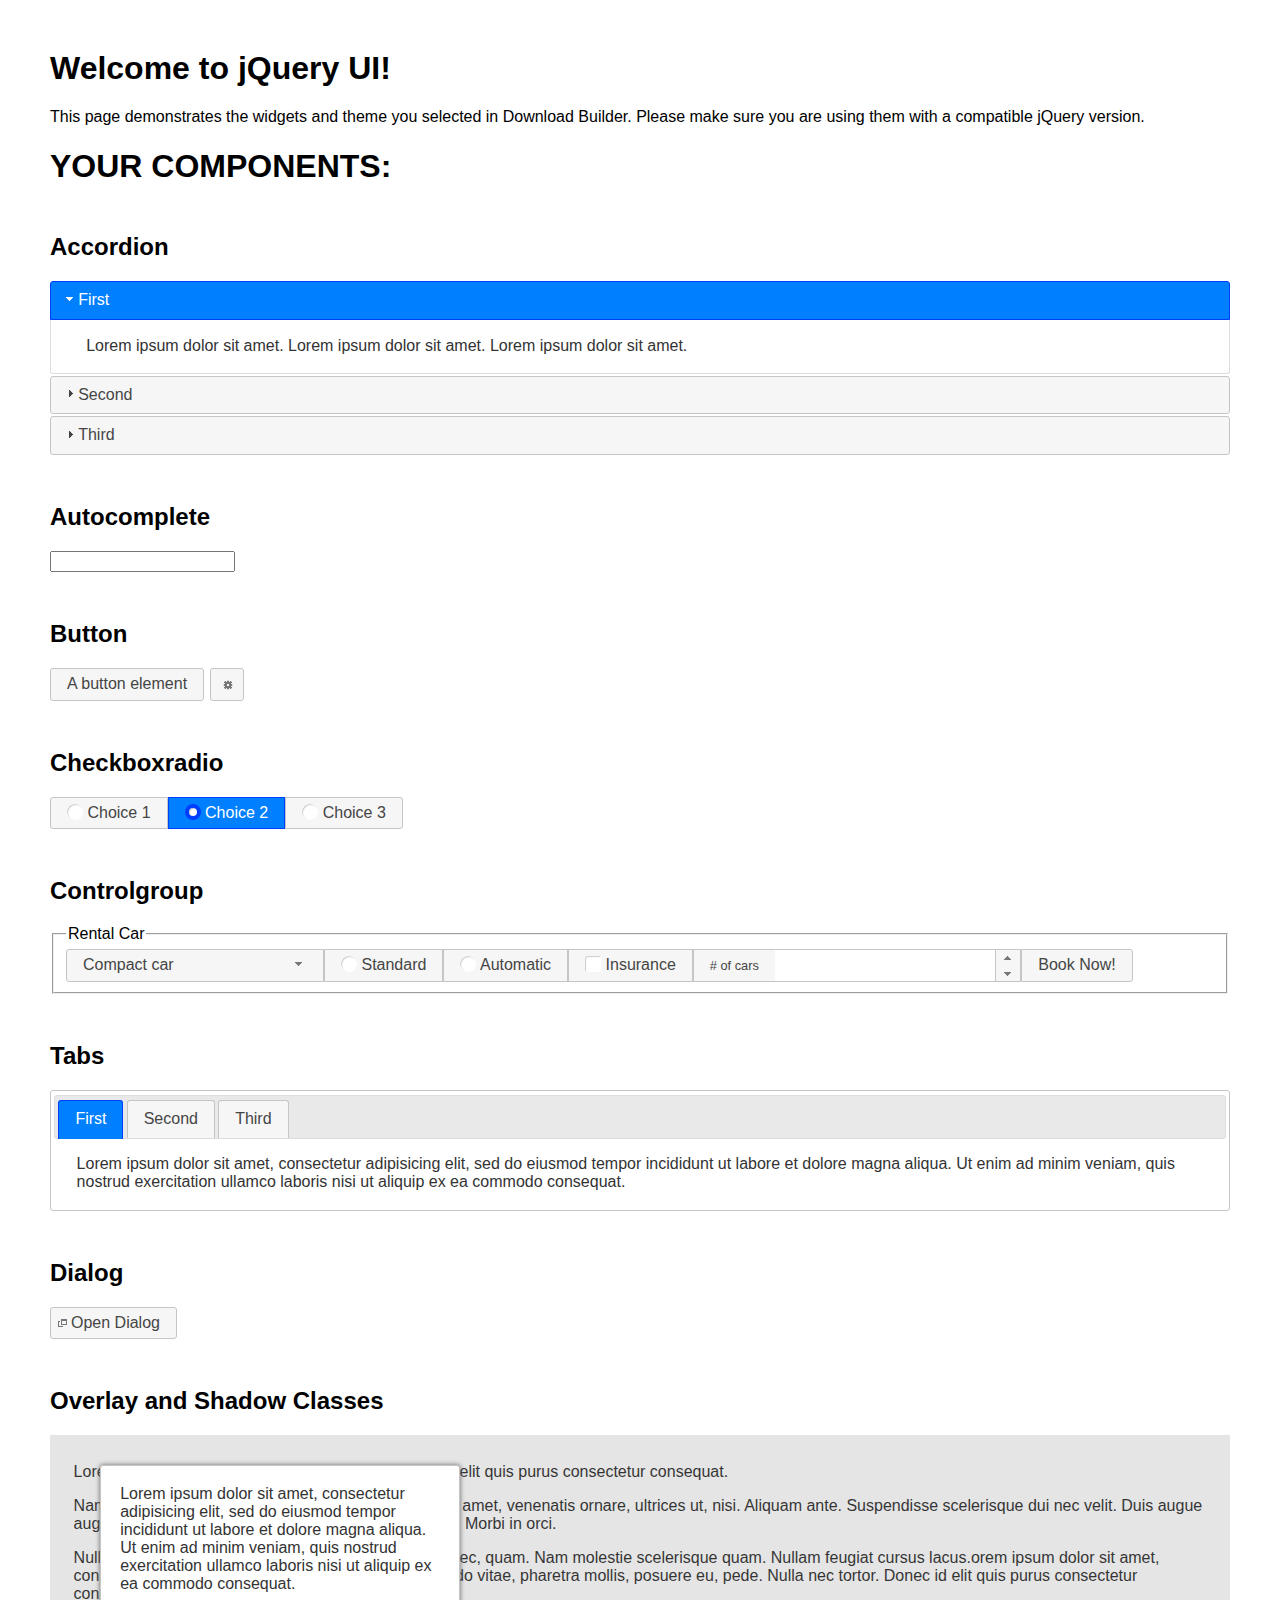
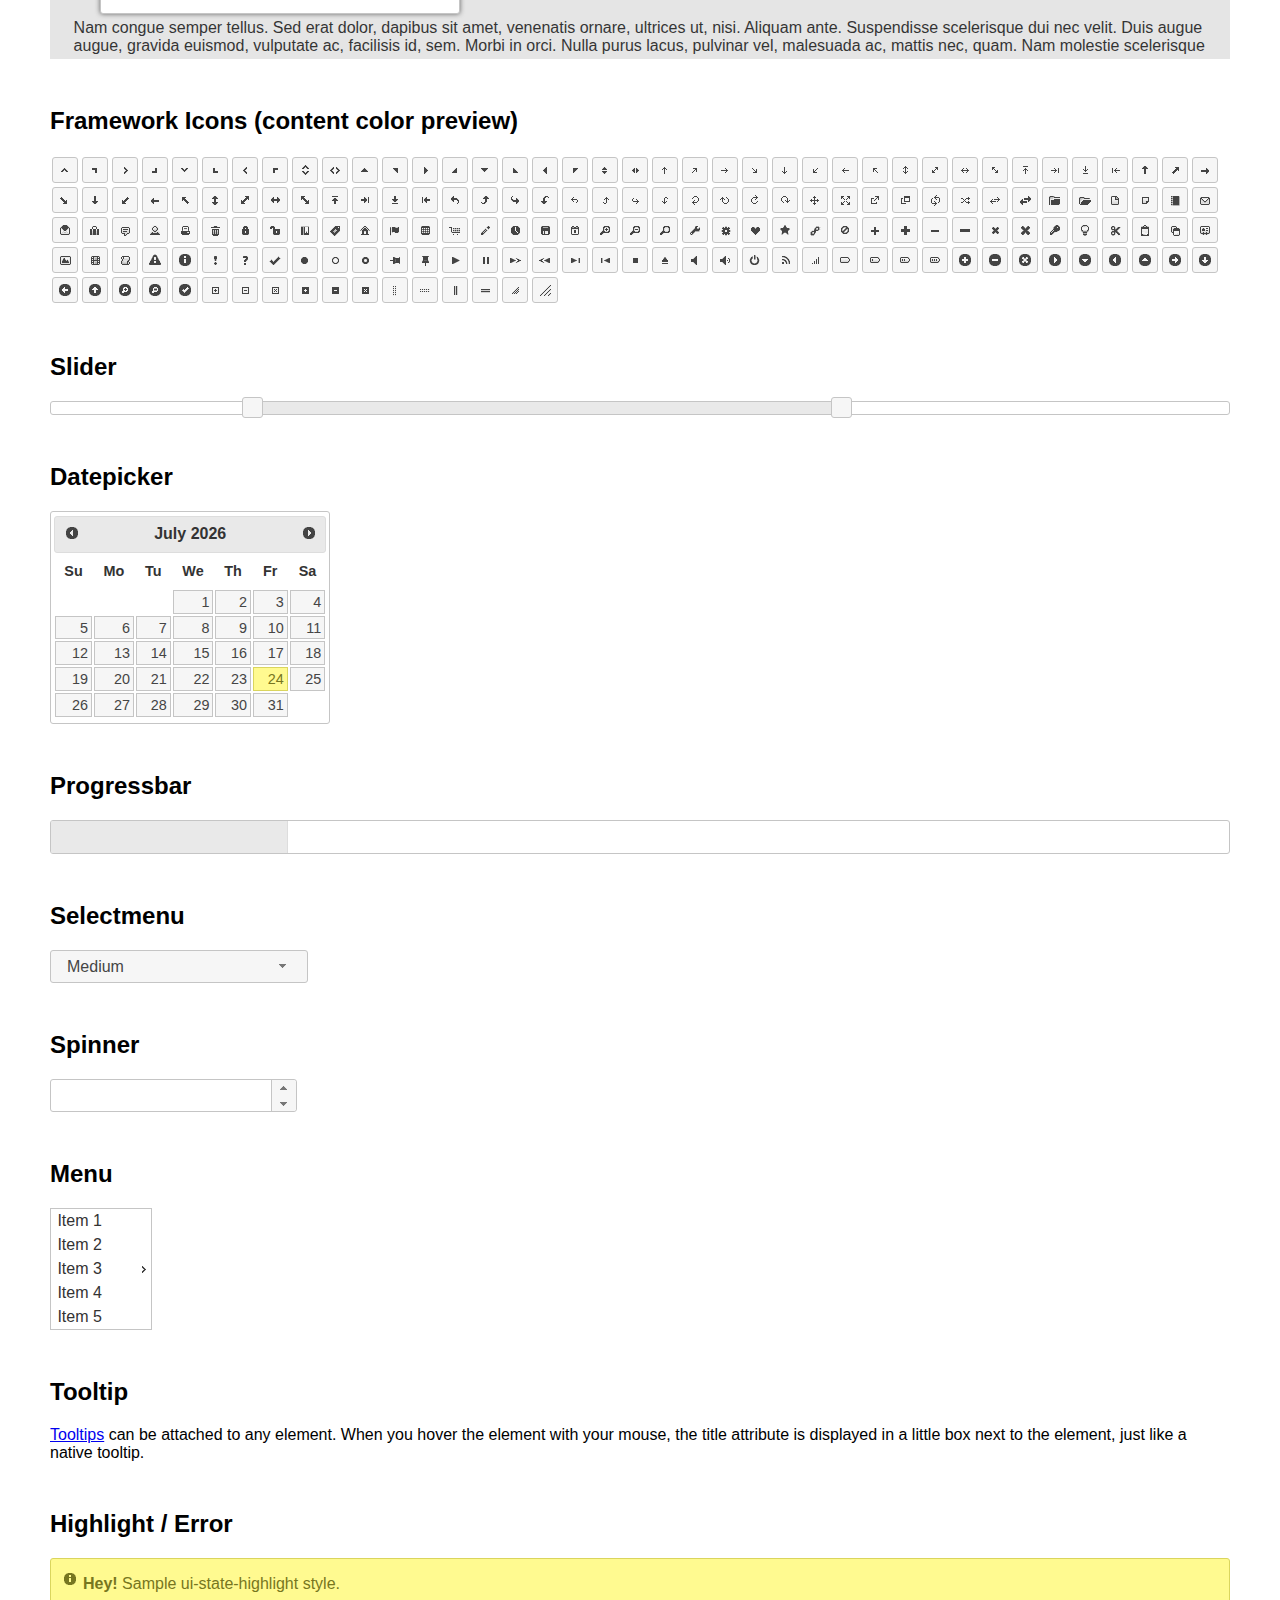
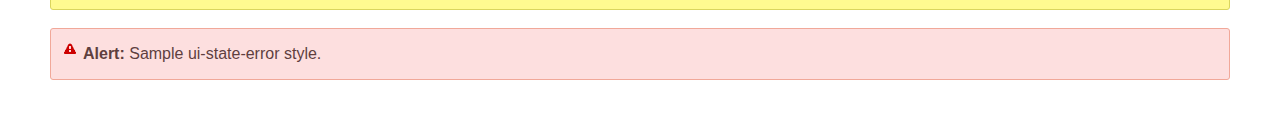
<file: SoftBi_intranet/plugins/jquery-ui/index.html>
<!doctype html>
<html lang="us">
<head>
	<meta charset="utf-8">
	<title>jQuery UI Example Page</title>
	<link href="jquery-ui.css" rel="stylesheet">
	<style>
	body{
		font-family: "Trebuchet MS", sans-serif;
		margin: 50px;
	}
	.demoHeaders {
		margin-top: 2em;
	}
	#dialog-link {
		padding: .4em 1em .4em 20px;
		text-decoration: none;
		position: relative;
	}
	#dialog-link span.ui-icon {
		margin: 0 5px 0 0;
		position: absolute;
		left: .2em;
		top: 50%;
		margin-top: -8px;
	}
	#icons {
		margin: 0;
		padding: 0;
	}
	#icons li {
		margin: 2px;
		position: relative;
		padding: 4px 0;
		cursor: pointer;
		float: left;
		list-style: none;
	}
	#icons span.ui-icon {
		float: left;
		margin: 0 4px;
	}
	.fakewindowcontain .ui-widget-overlay {
		position: absolute;
	}
	select {
		width: 200px;
	}
	</style>
</head>
<body>

<h1>Welcome to jQuery UI!</h1>

<div class="ui-widget">
	<p>This page demonstrates the widgets and theme you selected in Download Builder. Please make sure you are using them with a compatible jQuery version.</p>
</div>

<h1>YOUR COMPONENTS:</h1>


<!-- Accordion -->
<h2 class="demoHeaders">Accordion</h2>
<div id="accordion">
	<h3>First</h3>
	<div>Lorem ipsum dolor sit amet. Lorem ipsum dolor sit amet. Lorem ipsum dolor sit amet.</div>
	<h3>Second</h3>
	<div>Phasellus mattis tincidunt nibh.</div>
	<h3>Third</h3>
	<div>Nam dui erat, auctor a, dignissim quis.</div>
</div>



<!-- Autocomplete -->
<h2 class="demoHeaders">Autocomplete</h2>
<div>
	<input id="autocomplete" title="type &quot;a&quot;">
</div>



<!-- Button -->
<h2 class="demoHeaders">Button</h2>
<button id="button">A button element</button>
<button id="button-icon">An icon-only button</button>



<!-- Checkboxradio -->
<h2 class="demoHeaders">Checkboxradio</h2>
<form style="margin-top: 1em;">
	<div id="radioset">
		<input type="radio" id="radio1" name="radio"><label for="radio1">Choice 1</label>
		<input type="radio" id="radio2" name="radio" checked="checked"><label for="radio2">Choice 2</label>
		<input type="radio" id="radio3" name="radio"><label for="radio3">Choice 3</label>
	</div>
</form>



<!-- Controlgroup -->
<h2 class="demoHeaders">Controlgroup</h2>
<fieldset>
	<legend>Rental Car</legend>
	<div id="controlgroup">
		<select id="car-type">
			<option>Compact car</option>
			<option>Midsize car</option>
			<option>Full size car</option>
			<option>SUV</option>
			<option>Luxury</option>
			<option>Truck</option>
			<option>Van</option>
		</select>
		<label for="transmission-standard">Standard</label>
		<input type="radio" name="transmission" id="transmission-standard">
		<label for="transmission-automatic">Automatic</label>
		<input type="radio" name="transmission" id="transmission-automatic">
		<label for="insurance">Insurance</label>
		<input type="checkbox" name="insurance" id="insurance">
		<label for="horizontal-spinner" class="ui-controlgroup-label"># of cars</label>
		<input id="horizontal-spinner" class="ui-spinner-input">
		<button>Book Now!</button>
	</div>
</fieldset>



<!-- Tabs -->
<h2 class="demoHeaders">Tabs</h2>
<div id="tabs">
	<ul>
		<li><a href="#tabs-1">First</a></li>
		<li><a href="#tabs-2">Second</a></li>
		<li><a href="#tabs-3">Third</a></li>
	</ul>
	<div id="tabs-1">Lorem ipsum dolor sit amet, consectetur adipisicing elit, sed do eiusmod tempor incididunt ut labore et dolore magna aliqua. Ut enim ad minim veniam, quis nostrud exercitation ullamco laboris nisi ut aliquip ex ea commodo consequat.</div>
	<div id="tabs-2">Phasellus mattis tincidunt nibh. Cras orci urna, blandit id, pretium vel, aliquet ornare, felis. Maecenas scelerisque sem non nisl. Fusce sed lorem in enim dictum bibendum.</div>
	<div id="tabs-3">Nam dui erat, auctor a, dignissim quis, sollicitudin eu, felis. Pellentesque nisi urna, interdum eget, sagittis et, consequat vestibulum, lacus. Mauris porttitor ullamcorper augue.</div>
</div>



<h2 class="demoHeaders">Dialog</h2>
<p>
	<button id="dialog-link" class="ui-button ui-corner-all ui-widget">
		<span class="ui-icon ui-icon-newwin"></span>Open Dialog
	</button>
</p>

<h2 class="demoHeaders">Overlay and Shadow Classes</h2>
<div style="position: relative; width: 96%; height: 200px; padding:1% 2%; overflow:hidden;" class="fakewindowcontain">
	<p>Lorem ipsum dolor sit amet,  Nulla nec tortor. Donec id elit quis purus consectetur consequat. </p><p>Nam congue semper tellus. Sed erat dolor, dapibus sit amet, venenatis ornare, ultrices ut, nisi. Aliquam ante. Suspendisse scelerisque dui nec velit. Duis augue augue, gravida euismod, vulputate ac, facilisis id, sem. Morbi in orci. </p><p>Nulla purus lacus, pulvinar vel, malesuada ac, mattis nec, quam. Nam molestie scelerisque quam. Nullam feugiat cursus lacus.orem ipsum dolor sit amet, consectetur adipiscing elit. Donec libero risus, commodo vitae, pharetra mollis, posuere eu, pede. Nulla nec tortor. Donec id elit quis purus consectetur consequat. </p><p>Nam congue semper tellus. Sed erat dolor, dapibus sit amet, venenatis ornare, ultrices ut, nisi. Aliquam ante. Suspendisse scelerisque dui nec velit. Duis augue augue, gravida euismod, vulputate ac, facilisis id, sem. Morbi in orci. Nulla purus lacus, pulvinar vel, malesuada ac, mattis nec, quam. Nam molestie scelerisque quam. </p><p>Nullam feugiat cursus lacus.orem ipsum dolor sit amet, consectetur adipiscing elit. Donec libero risus, commodo vitae, pharetra mollis, posuere eu, pede. Nulla nec tortor. Donec id elit quis purus consectetur consequat. Nam congue semper tellus. Sed erat dolor, dapibus sit amet, venenatis ornare, ultrices ut, nisi. Aliquam ante. </p><p>Suspendisse scelerisque dui nec velit. Duis augue augue, gravida euismod, vulputate ac, facilisis id, sem. Morbi in orci. Nulla purus lacus, pulvinar vel, malesuada ac, mattis nec, quam. Nam molestie scelerisque quam. Nullam feugiat cursus lacus.orem ipsum dolor sit amet, consectetur adipiscing elit. Donec libero risus, commodo vitae, pharetra mollis, posuere eu, pede. Nulla nec tortor. Donec id elit quis purus consectetur consequat. Nam congue semper tellus. Sed erat dolor, dapibus sit amet, venenatis ornare, ultrices ut, nisi. </p>

	<!-- ui-dialog -->
	<div class="ui-widget-overlay ui-front"></div>
	<div style="position: absolute; width: 320px; left: 50px; top: 30px; padding: 1.2em" class="ui-widget ui-front ui-widget-content ui-corner-all ui-widget-shadow">
		Lorem ipsum dolor sit amet, consectetur adipisicing elit, sed do eiusmod tempor incididunt ut labore et dolore magna aliqua. Ut enim ad minim veniam, quis nostrud exercitation ullamco laboris nisi ut aliquip ex ea commodo consequat.
	</div>

</div>

<!-- ui-dialog -->
<div id="dialog" title="Dialog Title">
	<p>Lorem ipsum dolor sit amet, consectetur adipisicing elit, sed do eiusmod tempor incididunt ut labore et dolore magna aliqua. Ut enim ad minim veniam, quis nostrud exercitation ullamco laboris nisi ut aliquip ex ea commodo consequat.</p>
</div>



<h2 class="demoHeaders">Framework Icons (content color preview)</h2>
<ul id="icons" class="ui-widget ui-helper-clearfix">
	<li class="ui-state-default ui-corner-all" title=".ui-icon-caret-1-n"><span class="ui-icon ui-icon-caret-1-n"></span></li>
	<li class="ui-state-default ui-corner-all" title=".ui-icon-caret-1-ne"><span class="ui-icon ui-icon-caret-1-ne"></span></li>
	<li class="ui-state-default ui-corner-all" title=".ui-icon-caret-1-e"><span class="ui-icon ui-icon-caret-1-e"></span></li>
	<li class="ui-state-default ui-corner-all" title=".ui-icon-caret-1-se"><span class="ui-icon ui-icon-caret-1-se"></span></li>
	<li class="ui-state-default ui-corner-all" title=".ui-icon-caret-1-s"><span class="ui-icon ui-icon-caret-1-s"></span></li>
	<li class="ui-state-default ui-corner-all" title=".ui-icon-caret-1-sw"><span class="ui-icon ui-icon-caret-1-sw"></span></li>
	<li class="ui-state-default ui-corner-all" title=".ui-icon-caret-1-w"><span class="ui-icon ui-icon-caret-1-w"></span></li>
	<li class="ui-state-default ui-corner-all" title=".ui-icon-caret-1-nw"><span class="ui-icon ui-icon-caret-1-nw"></span></li>
	<li class="ui-state-default ui-corner-all" title=".ui-icon-caret-2-n-s"><span class="ui-icon ui-icon-caret-2-n-s"></span></li>
	<li class="ui-state-default ui-corner-all" title=".ui-icon-caret-2-e-w"><span class="ui-icon ui-icon-caret-2-e-w"></span></li>
	<li class="ui-state-default ui-corner-all" title=".ui-icon-triangle-1-n"><span class="ui-icon ui-icon-triangle-1-n"></span></li>
	<li class="ui-state-default ui-corner-all" title=".ui-icon-triangle-1-ne"><span class="ui-icon ui-icon-triangle-1-ne"></span></li>
	<li class="ui-state-default ui-corner-all" title=".ui-icon-triangle-1-e"><span class="ui-icon ui-icon-triangle-1-e"></span></li>
	<li class="ui-state-default ui-corner-all" title=".ui-icon-triangle-1-se"><span class="ui-icon ui-icon-triangle-1-se"></span></li>
	<li class="ui-state-default ui-corner-all" title=".ui-icon-triangle-1-s"><span class="ui-icon ui-icon-triangle-1-s"></span></li>
	<li class="ui-state-default ui-corner-all" title=".ui-icon-triangle-1-sw"><span class="ui-icon ui-icon-triangle-1-sw"></span></li>
	<li class="ui-state-default ui-corner-all" title=".ui-icon-triangle-1-w"><span class="ui-icon ui-icon-triangle-1-w"></span></li>
	<li class="ui-state-default ui-corner-all" title=".ui-icon-triangle-1-nw"><span class="ui-icon ui-icon-triangle-1-nw"></span></li>
	<li class="ui-state-default ui-corner-all" title=".ui-icon-triangle-2-n-s"><span class="ui-icon ui-icon-triangle-2-n-s"></span></li>
	<li class="ui-state-default ui-corner-all" title=".ui-icon-triangle-2-e-w"><span class="ui-icon ui-icon-triangle-2-e-w"></span></li>
	<li class="ui-state-default ui-corner-all" title=".ui-icon-arrow-1-n"><span class="ui-icon ui-icon-arrow-1-n"></span></li>
	<li class="ui-state-default ui-corner-all" title=".ui-icon-arrow-1-ne"><span class="ui-icon ui-icon-arrow-1-ne"></span></li>
	<li class="ui-state-default ui-corner-all" title=".ui-icon-arrow-1-e"><span class="ui-icon ui-icon-arrow-1-e"></span></li>
	<li class="ui-state-default ui-corner-all" title=".ui-icon-arrow-1-se"><span class="ui-icon ui-icon-arrow-1-se"></span></li>
	<li class="ui-state-default ui-corner-all" title=".ui-icon-arrow-1-s"><span class="ui-icon ui-icon-arrow-1-s"></span></li>
	<li class="ui-state-default ui-corner-all" title=".ui-icon-arrow-1-sw"><span class="ui-icon ui-icon-arrow-1-sw"></span></li>
	<li class="ui-state-default ui-corner-all" title=".ui-icon-arrow-1-w"><span class="ui-icon ui-icon-arrow-1-w"></span></li>
	<li class="ui-state-default ui-corner-all" title=".ui-icon-arrow-1-nw"><span class="ui-icon ui-icon-arrow-1-nw"></span></li>
	<li class="ui-state-default ui-corner-all" title=".ui-icon-arrow-2-n-s"><span class="ui-icon ui-icon-arrow-2-n-s"></span></li>
	<li class="ui-state-default ui-corner-all" title=".ui-icon-arrow-2-ne-sw"><span class="ui-icon ui-icon-arrow-2-ne-sw"></span></li>
	<li class="ui-state-default ui-corner-all" title=".ui-icon-arrow-2-e-w"><span class="ui-icon ui-icon-arrow-2-e-w"></span></li>
	<li class="ui-state-default ui-corner-all" title=".ui-icon-arrow-2-se-nw"><span class="ui-icon ui-icon-arrow-2-se-nw"></span></li>
	<li class="ui-state-default ui-corner-all" title=".ui-icon-arrowstop-1-n"><span class="ui-icon ui-icon-arrowstop-1-n"></span></li>
	<li class="ui-state-default ui-corner-all" title=".ui-icon-arrowstop-1-e"><span class="ui-icon ui-icon-arrowstop-1-e"></span></li>
	<li class="ui-state-default ui-corner-all" title=".ui-icon-arrowstop-1-s"><span class="ui-icon ui-icon-arrowstop-1-s"></span></li>
	<li class="ui-state-default ui-corner-all" title=".ui-icon-arrowstop-1-w"><span class="ui-icon ui-icon-arrowstop-1-w"></span></li>
	<li class="ui-state-default ui-corner-all" title=".ui-icon-arrowthick-1-n"><span class="ui-icon ui-icon-arrowthick-1-n"></span></li>
	<li class="ui-state-default ui-corner-all" title=".ui-icon-arrowthick-1-ne"><span class="ui-icon ui-icon-arrowthick-1-ne"></span></li>
	<li class="ui-state-default ui-corner-all" title=".ui-icon-arrowthick-1-e"><span class="ui-icon ui-icon-arrowthick-1-e"></span></li>
	<li class="ui-state-default ui-corner-all" title=".ui-icon-arrowthick-1-se"><span class="ui-icon ui-icon-arrowthick-1-se"></span></li>
	<li class="ui-state-default ui-corner-all" title=".ui-icon-arrowthick-1-s"><span class="ui-icon ui-icon-arrowthick-1-s"></span></li>
	<li class="ui-state-default ui-corner-all" title=".ui-icon-arrowthick-1-sw"><span class="ui-icon ui-icon-arrowthick-1-sw"></span></li>
	<li class="ui-state-default ui-corner-all" title=".ui-icon-arrowthick-1-w"><span class="ui-icon ui-icon-arrowthick-1-w"></span></li>
	<li class="ui-state-default ui-corner-all" title=".ui-icon-arrowthick-1-nw"><span class="ui-icon ui-icon-arrowthick-1-nw"></span></li>
	<li class="ui-state-default ui-corner-all" title=".ui-icon-arrowthick-2-n-s"><span class="ui-icon ui-icon-arrowthick-2-n-s"></span></li>
	<li class="ui-state-default ui-corner-all" title=".ui-icon-arrowthick-2-ne-sw"><span class="ui-icon ui-icon-arrowthick-2-ne-sw"></span></li>
	<li class="ui-state-default ui-corner-all" title=".ui-icon-arrowthick-2-e-w"><span class="ui-icon ui-icon-arrowthick-2-e-w"></span></li>
	<li class="ui-state-default ui-corner-all" title=".ui-icon-arrowthick-2-se-nw"><span class="ui-icon ui-icon-arrowthick-2-se-nw"></span></li>
	<li class="ui-state-default ui-corner-all" title=".ui-icon-arrowthickstop-1-n"><span class="ui-icon ui-icon-arrowthickstop-1-n"></span></li>
	<li class="ui-state-default ui-corner-all" title=".ui-icon-arrowthickstop-1-e"><span class="ui-icon ui-icon-arrowthickstop-1-e"></span></li>
	<li class="ui-state-default ui-corner-all" title=".ui-icon-arrowthickstop-1-s"><span class="ui-icon ui-icon-arrowthickstop-1-s"></span></li>
	<li class="ui-state-default ui-corner-all" title=".ui-icon-arrowthickstop-1-w"><span class="ui-icon ui-icon-arrowthickstop-1-w"></span></li>
	<li class="ui-state-default ui-corner-all" title=".ui-icon-arrowreturnthick-1-w"><span class="ui-icon ui-icon-arrowreturnthick-1-w"></span></li>
	<li class="ui-state-default ui-corner-all" title=".ui-icon-arrowreturnthick-1-n"><span class="ui-icon ui-icon-arrowreturnthick-1-n"></span></li>
	<li class="ui-state-default ui-corner-all" title=".ui-icon-arrowreturnthick-1-e"><span class="ui-icon ui-icon-arrowreturnthick-1-e"></span></li>
	<li class="ui-state-default ui-corner-all" title=".ui-icon-arrowreturnthick-1-s"><span class="ui-icon ui-icon-arrowreturnthick-1-s"></span></li>
	<li class="ui-state-default ui-corner-all" title=".ui-icon-arrowreturn-1-w"><span class="ui-icon ui-icon-arrowreturn-1-w"></span></li>
	<li class="ui-state-default ui-corner-all" title=".ui-icon-arrowreturn-1-n"><span class="ui-icon ui-icon-arrowreturn-1-n"></span></li>
	<li class="ui-state-default ui-corner-all" title=".ui-icon-arrowreturn-1-e"><span class="ui-icon ui-icon-arrowreturn-1-e"></span></li>
	<li class="ui-state-default ui-corner-all" title=".ui-icon-arrowreturn-1-s"><span class="ui-icon ui-icon-arrowreturn-1-s"></span></li>
	<li class="ui-state-default ui-corner-all" title=".ui-icon-arrowrefresh-1-w"><span class="ui-icon ui-icon-arrowrefresh-1-w"></span></li>
	<li class="ui-state-default ui-corner-all" title=".ui-icon-arrowrefresh-1-n"><span class="ui-icon ui-icon-arrowrefresh-1-n"></span></li>
	<li class="ui-state-default ui-corner-all" title=".ui-icon-arrowrefresh-1-e"><span class="ui-icon ui-icon-arrowrefresh-1-e"></span></li>
	<li class="ui-state-default ui-corner-all" title=".ui-icon-arrowrefresh-1-s"><span class="ui-icon ui-icon-arrowrefresh-1-s"></span></li>
	<li class="ui-state-default ui-corner-all" title=".ui-icon-arrow-4"><span class="ui-icon ui-icon-arrow-4"></span></li>
	<li class="ui-state-default ui-corner-all" title=".ui-icon-arrow-4-diag"><span class="ui-icon ui-icon-arrow-4-diag"></span></li>
	<li class="ui-state-default ui-corner-all" title=".ui-icon-extlink"><span class="ui-icon ui-icon-extlink"></span></li>
	<li class="ui-state-default ui-corner-all" title=".ui-icon-newwin"><span class="ui-icon ui-icon-newwin"></span></li>
	<li class="ui-state-default ui-corner-all" title=".ui-icon-refresh"><span class="ui-icon ui-icon-refresh"></span></li>
	<li class="ui-state-default ui-corner-all" title=".ui-icon-shuffle"><span class="ui-icon ui-icon-shuffle"></span></li>
	<li class="ui-state-default ui-corner-all" title=".ui-icon-transfer-e-w"><span class="ui-icon ui-icon-transfer-e-w"></span></li>
	<li class="ui-state-default ui-corner-all" title=".ui-icon-transferthick-e-w"><span class="ui-icon ui-icon-transferthick-e-w"></span></li>
	<li class="ui-state-default ui-corner-all" title=".ui-icon-folder-collapsed"><span class="ui-icon ui-icon-folder-collapsed"></span></li>
	<li class="ui-state-default ui-corner-all" title=".ui-icon-folder-open"><span class="ui-icon ui-icon-folder-open"></span></li>
	<li class="ui-state-default ui-corner-all" title=".ui-icon-document"><span class="ui-icon ui-icon-document"></span></li>
	<li class="ui-state-default ui-corner-all" title=".ui-icon-document-b"><span class="ui-icon ui-icon-document-b"></span></li>
	<li class="ui-state-default ui-corner-all" title=".ui-icon-note"><span class="ui-icon ui-icon-note"></span></li>
	<li class="ui-state-default ui-corner-all" title=".ui-icon-mail-closed"><span class="ui-icon ui-icon-mail-closed"></span></li>
	<li class="ui-state-default ui-corner-all" title=".ui-icon-mail-open"><span class="ui-icon ui-icon-mail-open"></span></li>
	<li class="ui-state-default ui-corner-all" title=".ui-icon-suitcase"><span class="ui-icon ui-icon-suitcase"></span></li>
	<li class="ui-state-default ui-corner-all" title=".ui-icon-comment"><span class="ui-icon ui-icon-comment"></span></li>
	<li class="ui-state-default ui-corner-all" title=".ui-icon-person"><span class="ui-icon ui-icon-person"></span></li>
	<li class="ui-state-default ui-corner-all" title=".ui-icon-print"><span class="ui-icon ui-icon-print"></span></li>
	<li class="ui-state-default ui-corner-all" title=".ui-icon-trash"><span class="ui-icon ui-icon-trash"></span></li>
	<li class="ui-state-default ui-corner-all" title=".ui-icon-locked"><span class="ui-icon ui-icon-locked"></span></li>
	<li class="ui-state-default ui-corner-all" title=".ui-icon-unlocked"><span class="ui-icon ui-icon-unlocked"></span></li>
	<li class="ui-state-default ui-corner-all" title=".ui-icon-bookmark"><span class="ui-icon ui-icon-bookmark"></span></li>
	<li class="ui-state-default ui-corner-all" title=".ui-icon-tag"><span class="ui-icon ui-icon-tag"></span></li>
	<li class="ui-state-default ui-corner-all" title=".ui-icon-home"><span class="ui-icon ui-icon-home"></span></li>
	<li class="ui-state-default ui-corner-all" title=".ui-icon-flag"><span class="ui-icon ui-icon-flag"></span></li>
	<li class="ui-state-default ui-corner-all" title=".ui-icon-calculator"><span class="ui-icon ui-icon-calculator"></span></li>
	<li class="ui-state-default ui-corner-all" title=".ui-icon-cart"><span class="ui-icon ui-icon-cart"></span></li>
	<li class="ui-state-default ui-corner-all" title=".ui-icon-pencil"><span class="ui-icon ui-icon-pencil"></span></li>
	<li class="ui-state-default ui-corner-all" title=".ui-icon-clock"><span class="ui-icon ui-icon-clock"></span></li>
	<li class="ui-state-default ui-corner-all" title=".ui-icon-disk"><span class="ui-icon ui-icon-disk"></span></li>
	<li class="ui-state-default ui-corner-all" title=".ui-icon-calendar"><span class="ui-icon ui-icon-calendar"></span></li>
	<li class="ui-state-default ui-corner-all" title=".ui-icon-zoomin"><span class="ui-icon ui-icon-zoomin"></span></li>
	<li class="ui-state-default ui-corner-all" title=".ui-icon-zoomout"><span class="ui-icon ui-icon-zoomout"></span></li>
	<li class="ui-state-default ui-corner-all" title=".ui-icon-search"><span class="ui-icon ui-icon-search"></span></li>
	<li class="ui-state-default ui-corner-all" title=".ui-icon-wrench"><span class="ui-icon ui-icon-wrench"></span></li>
	<li class="ui-state-default ui-corner-all" title=".ui-icon-gear"><span class="ui-icon ui-icon-gear"></span></li>
	<li class="ui-state-default ui-corner-all" title=".ui-icon-heart"><span class="ui-icon ui-icon-heart"></span></li>
	<li class="ui-state-default ui-corner-all" title=".ui-icon-star"><span class="ui-icon ui-icon-star"></span></li>
	<li class="ui-state-default ui-corner-all" title=".ui-icon-link"><span class="ui-icon ui-icon-link"></span></li>
	<li class="ui-state-default ui-corner-all" title=".ui-icon-cancel"><span class="ui-icon ui-icon-cancel"></span></li>
	<li class="ui-state-default ui-corner-all" title=".ui-icon-plus"><span class="ui-icon ui-icon-plus"></span></li>
	<li class="ui-state-default ui-corner-all" title=".ui-icon-plusthick"><span class="ui-icon ui-icon-plusthick"></span></li>
	<li class="ui-state-default ui-corner-all" title=".ui-icon-minus"><span class="ui-icon ui-icon-minus"></span></li>
	<li class="ui-state-default ui-corner-all" title=".ui-icon-minusthick"><span class="ui-icon ui-icon-minusthick"></span></li>
	<li class="ui-state-default ui-corner-all" title=".ui-icon-close"><span class="ui-icon ui-icon-close"></span></li>
	<li class="ui-state-default ui-corner-all" title=".ui-icon-closethick"><span class="ui-icon ui-icon-closethick"></span></li>
	<li class="ui-state-default ui-corner-all" title=".ui-icon-key"><span class="ui-icon ui-icon-key"></span></li>
	<li class="ui-state-default ui-corner-all" title=".ui-icon-lightbulb"><span class="ui-icon ui-icon-lightbulb"></span></li>
	<li class="ui-state-default ui-corner-all" title=".ui-icon-scissors"><span class="ui-icon ui-icon-scissors"></span></li>
	<li class="ui-state-default ui-corner-all" title=".ui-icon-clipboard"><span class="ui-icon ui-icon-clipboard"></span></li>
	<li class="ui-state-default ui-corner-all" title=".ui-icon-copy"><span class="ui-icon ui-icon-copy"></span></li>
	<li class="ui-state-default ui-corner-all" title=".ui-icon-contact"><span class="ui-icon ui-icon-contact"></span></li>
	<li class="ui-state-default ui-corner-all" title=".ui-icon-image"><span class="ui-icon ui-icon-image"></span></li>
	<li class="ui-state-default ui-corner-all" title=".ui-icon-video"><span class="ui-icon ui-icon-video"></span></li>
	<li class="ui-state-default ui-corner-all" title=".ui-icon-script"><span class="ui-icon ui-icon-script"></span></li>
	<li class="ui-state-default ui-corner-all" title=".ui-icon-alert"><span class="ui-icon ui-icon-alert"></span></li>
	<li class="ui-state-default ui-corner-all" title=".ui-icon-info"><span class="ui-icon ui-icon-info"></span></li>
	<li class="ui-state-default ui-corner-all" title=".ui-icon-notice"><span class="ui-icon ui-icon-notice"></span></li>
	<li class="ui-state-default ui-corner-all" title=".ui-icon-help"><span class="ui-icon ui-icon-help"></span></li>
	<li class="ui-state-default ui-corner-all" title=".ui-icon-check"><span class="ui-icon ui-icon-check"></span></li>
	<li class="ui-state-default ui-corner-all" title=".ui-icon-bullet"><span class="ui-icon ui-icon-bullet"></span></li>
	<li class="ui-state-default ui-corner-all" title=".ui-icon-radio-off"><span class="ui-icon ui-icon-radio-off"></span></li>
	<li class="ui-state-default ui-corner-all" title=".ui-icon-radio-on"><span class="ui-icon ui-icon-radio-on"></span></li>
	<li class="ui-state-default ui-corner-all" title=".ui-icon-pin-w"><span class="ui-icon ui-icon-pin-w"></span></li>
	<li class="ui-state-default ui-corner-all" title=".ui-icon-pin-s"><span class="ui-icon ui-icon-pin-s"></span></li>
	<li class="ui-state-default ui-corner-all" title=".ui-icon-play"><span class="ui-icon ui-icon-play"></span></li>
	<li class="ui-state-default ui-corner-all" title=".ui-icon-pause"><span class="ui-icon ui-icon-pause"></span></li>
	<li class="ui-state-default ui-corner-all" title=".ui-icon-seek-next"><span class="ui-icon ui-icon-seek-next"></span></li>
	<li class="ui-state-default ui-corner-all" title=".ui-icon-seek-prev"><span class="ui-icon ui-icon-seek-prev"></span></li>
	<li class="ui-state-default ui-corner-all" title=".ui-icon-seek-end"><span class="ui-icon ui-icon-seek-end"></span></li>
	<li class="ui-state-default ui-corner-all" title=".ui-icon-seek-first"><span class="ui-icon ui-icon-seek-first"></span></li>
	<li class="ui-state-default ui-corner-all" title=".ui-icon-stop"><span class="ui-icon ui-icon-stop"></span></li>
	<li class="ui-state-default ui-corner-all" title=".ui-icon-eject"><span class="ui-icon ui-icon-eject"></span></li>
	<li class="ui-state-default ui-corner-all" title=".ui-icon-volume-off"><span class="ui-icon ui-icon-volume-off"></span></li>
	<li class="ui-state-default ui-corner-all" title=".ui-icon-volume-on"><span class="ui-icon ui-icon-volume-on"></span></li>
	<li class="ui-state-default ui-corner-all" title=".ui-icon-power"><span class="ui-icon ui-icon-power"></span></li>
	<li class="ui-state-default ui-corner-all" title=".ui-icon-signal-diag"><span class="ui-icon ui-icon-signal-diag"></span></li>
	<li class="ui-state-default ui-corner-all" title=".ui-icon-signal"><span class="ui-icon ui-icon-signal"></span></li>
	<li class="ui-state-default ui-corner-all" title=".ui-icon-battery-0"><span class="ui-icon ui-icon-battery-0"></span></li>
	<li class="ui-state-default ui-corner-all" title=".ui-icon-battery-1"><span class="ui-icon ui-icon-battery-1"></span></li>
	<li class="ui-state-default ui-corner-all" title=".ui-icon-battery-2"><span class="ui-icon ui-icon-battery-2"></span></li>
	<li class="ui-state-default ui-corner-all" title=".ui-icon-battery-3"><span class="ui-icon ui-icon-battery-3"></span></li>
	<li class="ui-state-default ui-corner-all" title=".ui-icon-circle-plus"><span class="ui-icon ui-icon-circle-plus"></span></li>
	<li class="ui-state-default ui-corner-all" title=".ui-icon-circle-minus"><span class="ui-icon ui-icon-circle-minus"></span></li>
	<li class="ui-state-default ui-corner-all" title=".ui-icon-circle-close"><span class="ui-icon ui-icon-circle-close"></span></li>
	<li class="ui-state-default ui-corner-all" title=".ui-icon-circle-triangle-e"><span class="ui-icon ui-icon-circle-triangle-e"></span></li>
	<li class="ui-state-default ui-corner-all" title=".ui-icon-circle-triangle-s"><span class="ui-icon ui-icon-circle-triangle-s"></span></li>
	<li class="ui-state-default ui-corner-all" title=".ui-icon-circle-triangle-w"><span class="ui-icon ui-icon-circle-triangle-w"></span></li>
	<li class="ui-state-default ui-corner-all" title=".ui-icon-circle-triangle-n"><span class="ui-icon ui-icon-circle-triangle-n"></span></li>
	<li class="ui-state-default ui-corner-all" title=".ui-icon-circle-arrow-e"><span class="ui-icon ui-icon-circle-arrow-e"></span></li>
	<li class="ui-state-default ui-corner-all" title=".ui-icon-circle-arrow-s"><span class="ui-icon ui-icon-circle-arrow-s"></span></li>
	<li class="ui-state-default ui-corner-all" title=".ui-icon-circle-arrow-w"><span class="ui-icon ui-icon-circle-arrow-w"></span></li>
	<li class="ui-state-default ui-corner-all" title=".ui-icon-circle-arrow-n"><span class="ui-icon ui-icon-circle-arrow-n"></span></li>
	<li class="ui-state-default ui-corner-all" title=".ui-icon-circle-zoomin"><span class="ui-icon ui-icon-circle-zoomin"></span></li>
	<li class="ui-state-default ui-corner-all" title=".ui-icon-circle-zoomout"><span class="ui-icon ui-icon-circle-zoomout"></span></li>
	<li class="ui-state-default ui-corner-all" title=".ui-icon-circle-check"><span class="ui-icon ui-icon-circle-check"></span></li>
	<li class="ui-state-default ui-corner-all" title=".ui-icon-circlesmall-plus"><span class="ui-icon ui-icon-circlesmall-plus"></span></li>
	<li class="ui-state-default ui-corner-all" title=".ui-icon-circlesmall-minus"><span class="ui-icon ui-icon-circlesmall-minus"></span></li>
	<li class="ui-state-default ui-corner-all" title=".ui-icon-circlesmall-close"><span class="ui-icon ui-icon-circlesmall-close"></span></li>
	<li class="ui-state-default ui-corner-all" title=".ui-icon-squaresmall-plus"><span class="ui-icon ui-icon-squaresmall-plus"></span></li>
	<li class="ui-state-default ui-corner-all" title=".ui-icon-squaresmall-minus"><span class="ui-icon ui-icon-squaresmall-minus"></span></li>
	<li class="ui-state-default ui-corner-all" title=".ui-icon-squaresmall-close"><span class="ui-icon ui-icon-squaresmall-close"></span></li>
	<li class="ui-state-default ui-corner-all" title=".ui-icon-grip-dotted-vertical"><span class="ui-icon ui-icon-grip-dotted-vertical"></span></li>
	<li class="ui-state-default ui-corner-all" title=".ui-icon-grip-dotted-horizontal"><span class="ui-icon ui-icon-grip-dotted-horizontal"></span></li>
	<li class="ui-state-default ui-corner-all" title=".ui-icon-grip-solid-vertical"><span class="ui-icon ui-icon-grip-solid-vertical"></span></li>
	<li class="ui-state-default ui-corner-all" title=".ui-icon-grip-solid-horizontal"><span class="ui-icon ui-icon-grip-solid-horizontal"></span></li>
	<li class="ui-state-default ui-corner-all" title=".ui-icon-gripsmall-diagonal-se"><span class="ui-icon ui-icon-gripsmall-diagonal-se"></span></li>
	<li class="ui-state-default ui-corner-all" title=".ui-icon-grip-diagonal-se"><span class="ui-icon ui-icon-grip-diagonal-se"></span></li>
</ul>


<!-- Slider -->
<h2 class="demoHeaders">Slider</h2>
<div id="slider"></div>



<!-- Datepicker -->
<h2 class="demoHeaders">Datepicker</h2>
<div id="datepicker"></div>



<!-- Progressbar -->
<h2 class="demoHeaders">Progressbar</h2>
<div id="progressbar"></div>



<!-- Progressbar -->
<h2 class="demoHeaders">Selectmenu</h2>
<select id="selectmenu">
	<option>Slower</option>
	<option>Slow</option>
	<option selected="selected">Medium</option>
	<option>Fast</option>
	<option>Faster</option>
</select>



<!-- Spinner -->
<h2 class="demoHeaders">Spinner</h2>
<input id="spinner">



<!-- Menu -->
<h2 class="demoHeaders">Menu</h2>
<ul style="width:100px;" id="menu">
	<li><div>Item 1</div></li>
	<li><div>Item 2</div></li>
	<li><div>Item 3</div>
		<ul>
			<li><div>Item 3-1</div></li>
			<li><div>Item 3-2</div></li>
			<li><div>Item 3-3</div></li>
			<li><div>Item 3-4</div></li>
			<li><div>Item 3-5</div></li>
		</ul>
	</li>
	<li><div>Item 4</div></li>
	<li><div>Item 5</div></li>
</ul>



<!-- Tooltip -->
<h2 class="demoHeaders">Tooltip</h2>
<p id="tooltip">
	<a href="#" title="That&apos;s what this widget is">Tooltips</a> can be attached to any element. When you hover
the element with your mouse, the title attribute is displayed in a little box next to the element, just like a native tooltip.
</p>


<!-- Highlight / Error -->
<h2 class="demoHeaders">Highlight / Error</h2>
<div class="ui-widget">
	<div class="ui-state-highlight ui-corner-all" style="margin-top: 20px; padding: 0 .7em;">
		<p><span class="ui-icon ui-icon-info" style="float: left; margin-right: .3em;"></span>
		<strong>Hey!</strong> Sample ui-state-highlight style.</p>
	</div>
</div>
<br>
<div class="ui-widget">
	<div class="ui-state-error ui-corner-all" style="padding: 0 .7em;">
		<p><span class="ui-icon ui-icon-alert" style="float: left; margin-right: .3em;"></span>
		<strong>Alert:</strong> Sample ui-state-error style.</p>
	</div>
</div>

<script src="external/jquery/jquery.js"></script>
<script src="jquery-ui.js"></script>
<script>

$( "#accordion" ).accordion();



var availableTags = [
	"ActionScript",
	"AppleScript",
	"Asp",
	"BASIC",
	"C",
	"C++",
	"Clojure",
	"COBOL",
	"ColdFusion",
	"Erlang",
	"Fortran",
	"Groovy",
	"Haskell",
	"Java",
	"JavaScript",
	"Lisp",
	"Perl",
	"PHP",
	"Python",
	"Ruby",
	"Scala",
	"Scheme"
];
$( "#autocomplete" ).autocomplete({
	source: availableTags
});



$( "#button" ).button();
$( "#button-icon" ).button({
	icon: "ui-icon-gear",
	showLabel: false
});



$( "#radioset" ).buttonset();



$( "#controlgroup" ).controlgroup();



$( "#tabs" ).tabs();



$( "#dialog" ).dialog({
	autoOpen: false,
	width: 400,
	buttons: [
		{
			text: "Ok",
			click: function() {
				$( this ).dialog( "close" );
			}
		},
		{
			text: "Cancel",
			click: function() {
				$( this ).dialog( "close" );
			}
		}
	]
});

// Link to open the dialog
$( "#dialog-link" ).click(function( event ) {
	$( "#dialog" ).dialog( "open" );
	event.preventDefault();
});



$( "#datepicker" ).datepicker({
	inline: true
});



$( "#slider" ).slider({
	range: true,
	values: [ 17, 67 ]
});



$( "#progressbar" ).progressbar({
	value: 20
});



$( "#spinner" ).spinner();



$( "#menu" ).menu();



$( "#tooltip" ).tooltip();



$( "#selectmenu" ).selectmenu();


// Hover states on the static widgets
$( "#dialog-link, #icons li" ).hover(
	function() {
		$( this ).addClass( "ui-state-hover" );
	},
	function() {
		$( this ).removeClass( "ui-state-hover" );
	}
);
</script>
</body>
</html>
</file>
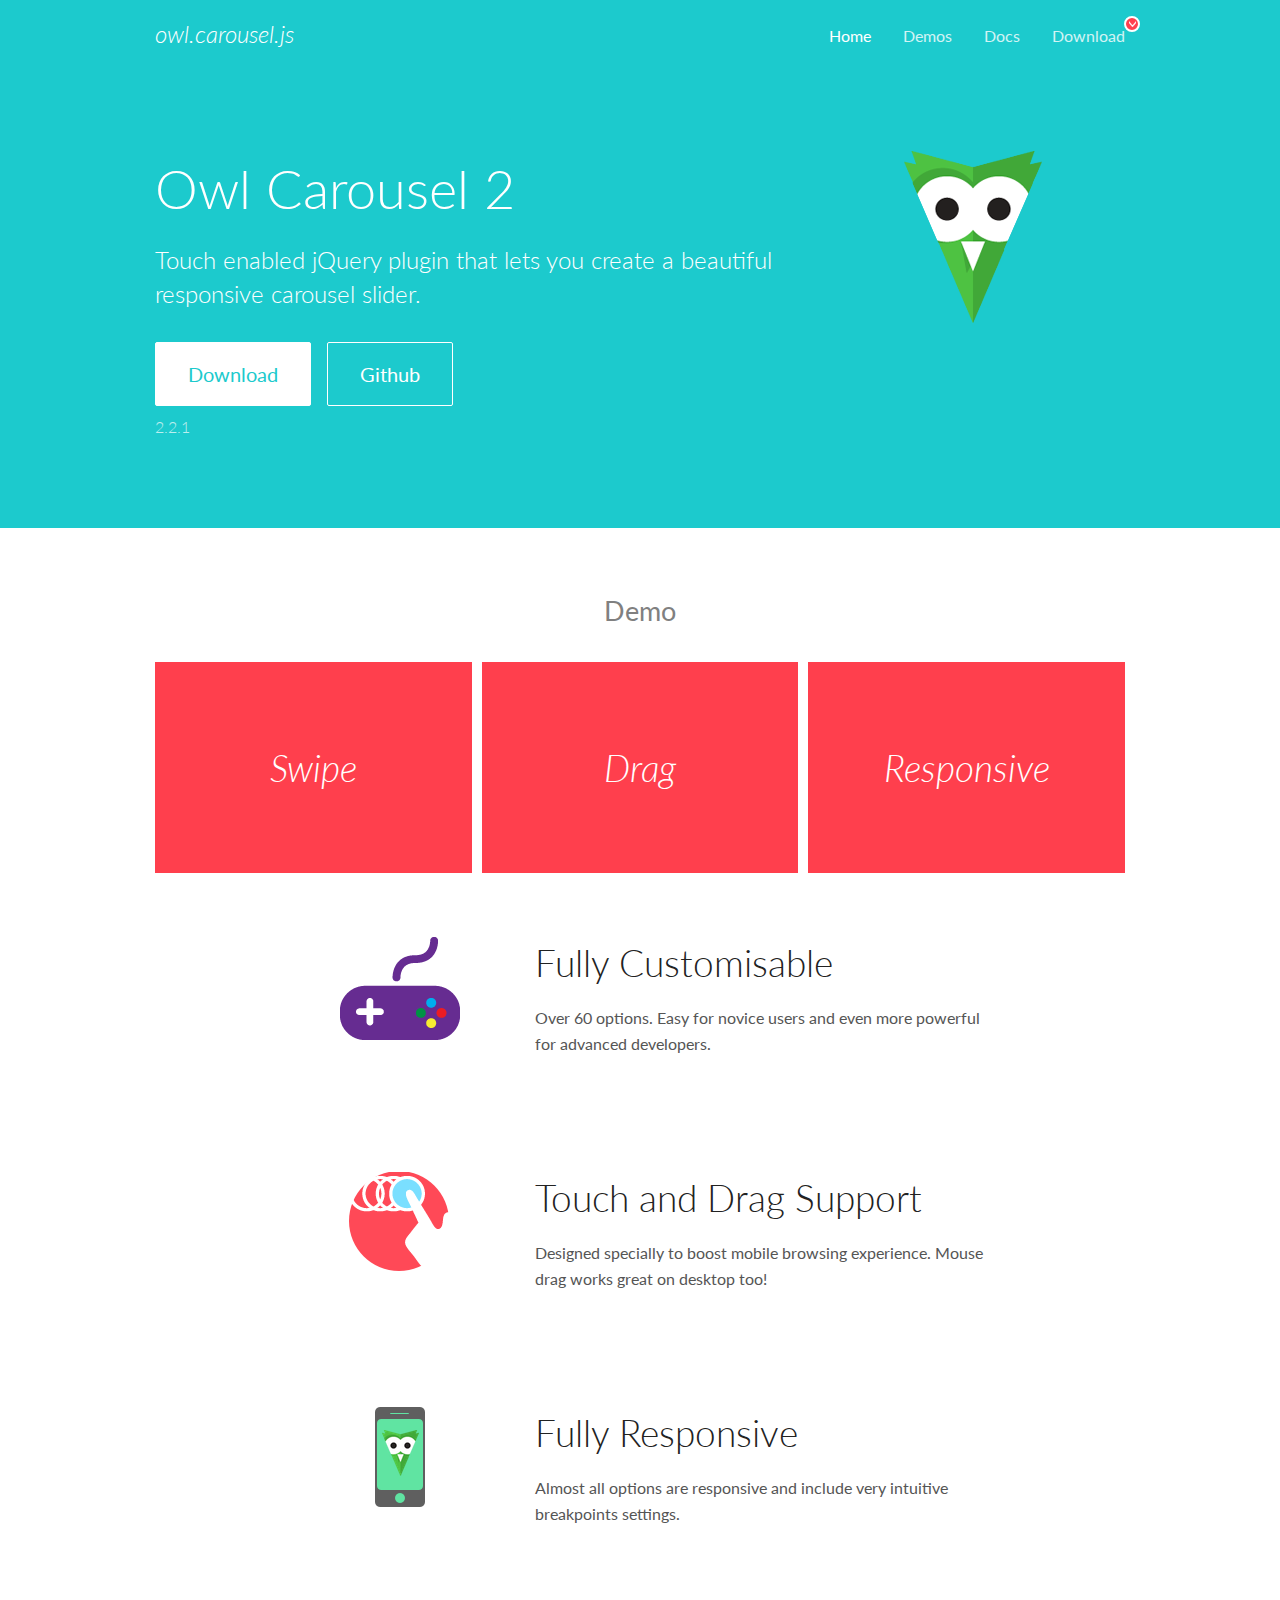
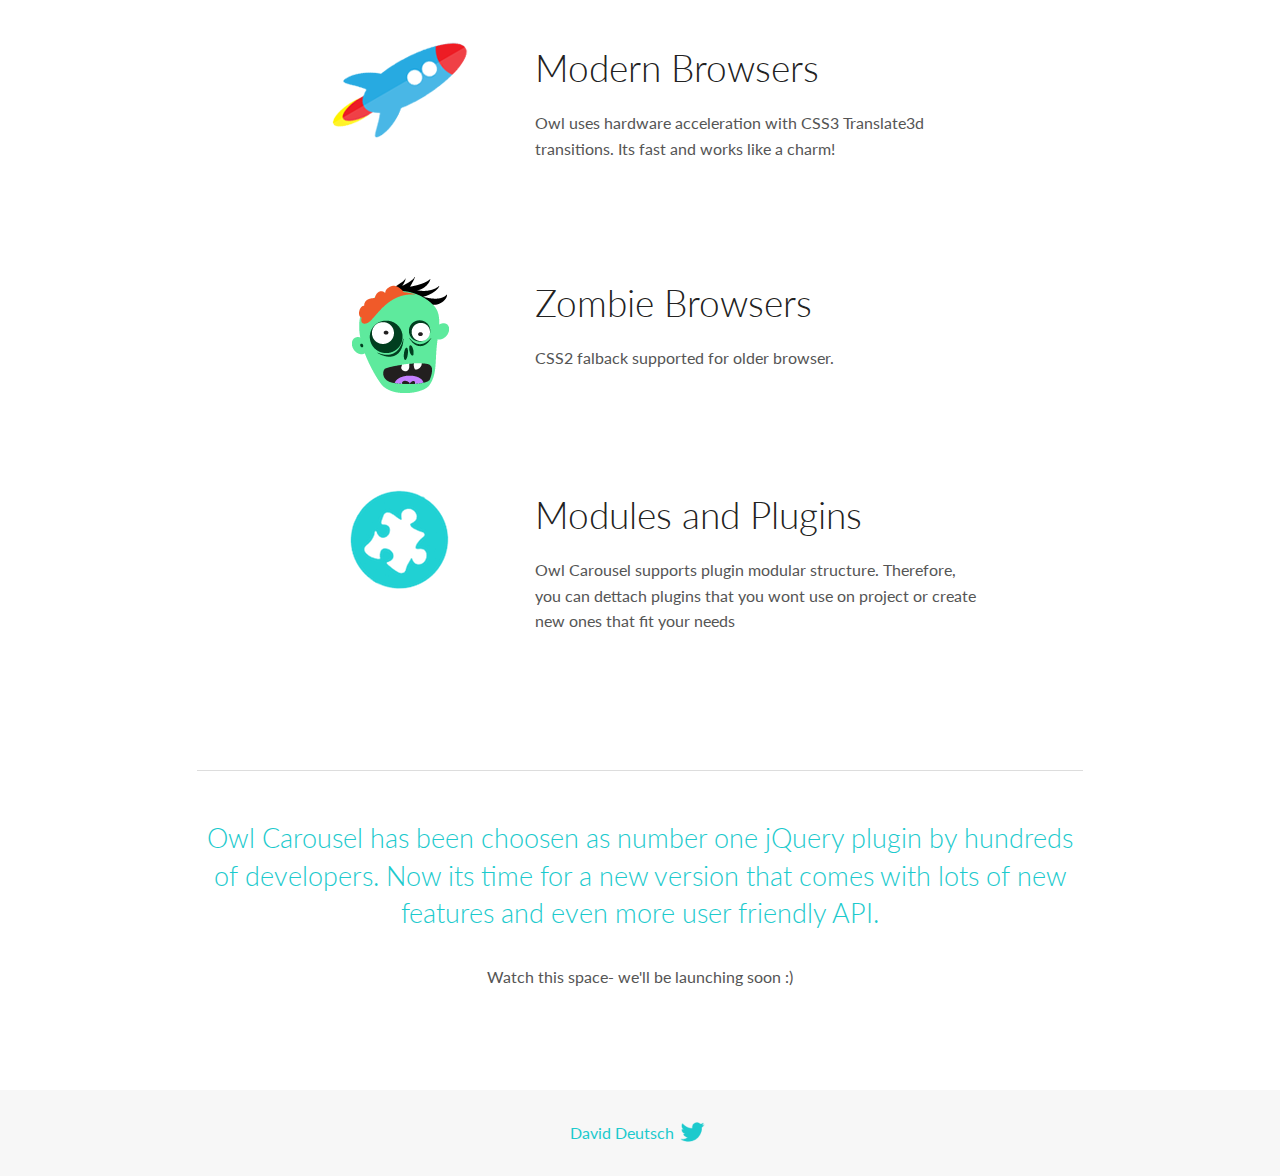
<file: SoftBi_intranet/plugins/OwlCarousel/docs/index.html>
<!DOCTYPE html>
<html lang="en">
  <head>

    <!-- head -->
    <meta charset="utf-8">
    <meta name="msapplication-tap-highlight" content="no" />
    <meta name="viewport" content="width=device-width, initial-scale=1.0" />
    <meta name="description" content="Touch enabled jQuery plugin that lets you create beautiful responsive carousel slider.">
    <meta name="author" content="David Deutsch">
    <title>
      Home | Owl Carousel | 2.2.1
    </title>

    <!-- Stylesheets -->
    <link href='https://fonts.googleapis.com/css?family=Lato:300,400,700,400italic,300italic' rel='stylesheet' type='text/css'>
    <link rel="stylesheet" href="assets/css/docs.theme.min.css">

    <!-- Owl Stylesheets -->
    <link rel="stylesheet" href="assets/owlcarousel/assets/owl.carousel.min.css">
    <link rel="stylesheet" href="assets/owlcarousel/assets/owl.theme.default.min.css">

    <!-- HTML5 shim and Respond.js IE8 support of HTML5 elements and media queries -->

    <!--[if lt IE 9]>
      <script src="https://oss.maxcdn.com/libs/html5shiv/3.7.0/html5shiv.js"></script>
      <script src="https://oss.maxcdn.com/libs/respond.js/1.3.0/respond.min.js"></script>
    <![endif]-->

    <!-- Favicons -->
    <link rel="apple-touch-icon-precomposed" sizes="144x144" href="assets/ico/apple-touch-icon-144-precomposed.png">
    <link rel="shortcut icon" href="assets/ico/favicon.png">
    <link rel="shortcut icon" href="favicon.ico">

    <!-- Yeah i know js should not be in header. Its required for demos.-->

    <!-- javascript -->
    <script src="assets/vendors/jquery.min.js"></script>
    <script src="assets/owlcarousel/owl.carousel.js"></script>
  </head>
  <body>

    <!-- header -->
    <header class="header">
      <div class="row">
        <div class="large-12 columns">
          <div class="brand left">
            <h3>
              <a href="/OwlCarousel2/">owl.carousel.js</a> 
            </h3>
          </div>
          <a id="toggle-nav" class="right">
            <span></span> <span></span> <span></span> 
          </a> 
          <div class="nav-bar">
            <ul class="clearfix">
              <li class="active">
                <a href="/OwlCarousel2/index.html">Home</a> 
              </li>
              <li> <a href="/OwlCarousel2/demos/demos.html">Demos</a>  </li>
              <li> <a href="/OwlCarousel2/docs/started-welcome.html">Docs</a>  </li>
              <li>
                <a href="https://github.com/OwlCarousel2/OwlCarousel2/archive/2.2.1.zip">Download</a> 
                <span class="download"></span> 
              </li>
            </ul>
          </div>
        </div>
      </div>
    </header>

    <!-- home panel -->
    <section id="hero">
      <div class="row">
        <div class="large-8 medium-8 columns">
          <h1>Owl Carousel 2</h1>
          <h4>Touch enabled jQuery plugin that lets you create a beautiful responsive carousel slider.</h4>
          <a href="https://github.com/OwlCarousel2/OwlCarousel2/archive/2.2.1.zip" class="hero-button">Download</a> 
          <a href="https://github.com/OwlCarousel2/OwlCarousel2" class="hero-button outline">Github</a> 
          <p>2.2.1</p>
        </div>
        <div class="large-4 medium-4 columns">
          <img class="owl-logo" src="assets/img/owl-logo.png" alt="mr. Owl">
        </div>
      </div>
    </section>

    <!-- body -->
    <div class="home-demo">
      <div class="row">
        <div class="large-12 columns">
          <h3>Demo</h3>
          <div class="owl-carousel">
            <div class="item">
              <h2>Swipe</h2>
            </div>
            <div class="item">
              <h2>Drag</h2>
            </div>
            <div class="item">
              <h2>Responsive</h2>
            </div>
            <div class="item">
              <h2>CSS3</h2>
            </div>
            <div class="item">
              <h2>Fast</h2>
            </div>
            <div class="item">
              <h2>Easy</h2>
            </div>
            <div class="item">
              <h2>Free</h2>
            </div>
            <div class="item">
              <h2>Upgradable</h2>
            </div>
            <div class="item">
              <h2>Tons of options</h2>
            </div>
            <div class="item">
              <h2>Infinity</h2>
            </div>
            <div class="item">
              <h2>Auto Width</h2>
            </div>
          </div>
        </div>
      </div>
    </div>
    <script>
      var owl = $('.owl-carousel');
      owl.owlCarousel({
        margin: 10,
        loop: true,
        responsive: {
          0: {
            items: 1
          },
          600: {
            items: 2
          },
          1000: {
            items: 3
          }
        }
      })
    </script>

    <!-- features -->
    <div id="features">
      <div class="row">
        <div class="small-12 medium-9 small-centered columns">
          <section class="row feature">
            <div class="medium-4 small-12 columns">
              <img src="assets/img/feature-options.png" alt="">
            </div>
            <div class="medium-8 small-12 columns">
              <h2>Fully Customisable</h2>
              <p>Over 60 options. Easy for novice users and even more powerful for advanced developers.</p>
            </div>
          </section>
          <section class="row feature">
            <div class="medium-4 small-12 columns">
              <img src="assets/img/feature-drag.png" alt="">
            </div>
            <div class="medium-8 small-12 columns">
              <h2>Touch and Drag Support</h2>
              <p>Designed specially to boost mobile browsing experience. Mouse drag works great on desktop too!</p>
            </div>
          </section>
          <section class="row feature">
            <div class="medium-4 small-12 columns">
              <img src="assets/img/feature-responsive.png" alt="">
            </div>
            <div class="medium-8 small-12 columns">
              <h2>Fully Responsive</h2>
              <p>Almost all options are responsive and include very intuitive breakpoints settings.</p>
            </div>
          </section>
          <section class="row feature">
            <div class="medium-4 small-12 columns">
              <img src="assets/img/feature-modern.png" alt="">
            </div>
            <div class="medium-8 small-12 columns">
              <h2>Modern Browsers</h2>
              <p>Owl uses hardware acceleration with CSS3 Translate3d transitions. Its fast and works like a charm! </p>
            </div>
          </section>
          <section class="row feature">
            <div class="medium-4 small-12 columns">
              <img src="assets/img/feature-zombie.png" alt="">
            </div>
            <div class="medium-8 small-12 columns">
              <h2>Zombie Browsers</h2>
              <p>CSS2 falback supported for older browser.</p>
            </div>
          </section>
          <section class="row feature">
            <div class="medium-4 small-12 columns">
              <img src="assets/img/feature-module.png" alt="">
            </div>
            <div class="medium-8 small-12 columns">
              <h2>Modules and Plugins</h2>
              <p>Owl Carousel supports plugin modular structure. Therefore, you can dettach plugins that you wont use on project or create new ones that fit your needs</p>
            </div>
          </section>
        </div>
      </div>
    </div>

    <!-- footer -->
    <section id="teaser-text">
      <div class="row">
        <div class="small-12 medium-11 small-centered columns">
          <hr>
          <h3 id="owl-carousel-has-been-choosen-as-number-one-jquery-plugin-by-hundreds-of-developers-now-its-time-for-a-new-version-that-comes-with-lots-of-new-features-and-even-more-user-friendly-api-">Owl Carousel has been choosen as number one jQuery plugin by hundreds of developers. Now its time for a new version that comes with lots of new features and even more user friendly API.</h3>
          <p>Watch this space- we&#39;ll be launching soon :)</p>
        </div>
      </div>
    </section>

    <!-- footer -->
    <footer class="footer">
      <div class="row">
        <div class="large-12 columns">
          <h5>
            <a href="/OwlCarousel2/docs/support-contact.html">David Deutsch</a> 
            <a id="custom-tweet-button" href="https://twitter.com/share?url=https://github.com/OwlCarousel2/OwlCarousel2&text=Owl Carousel - This is so awesome! " target="_blank"></a> 
          </h5>
        </div>
      </div>
    </footer>

    <!-- vendors -->
    <script src="assets/vendors/highlight.js"></script>
    <script src="assets/js/app.js"></script>
  </body>
</html>
</file>
